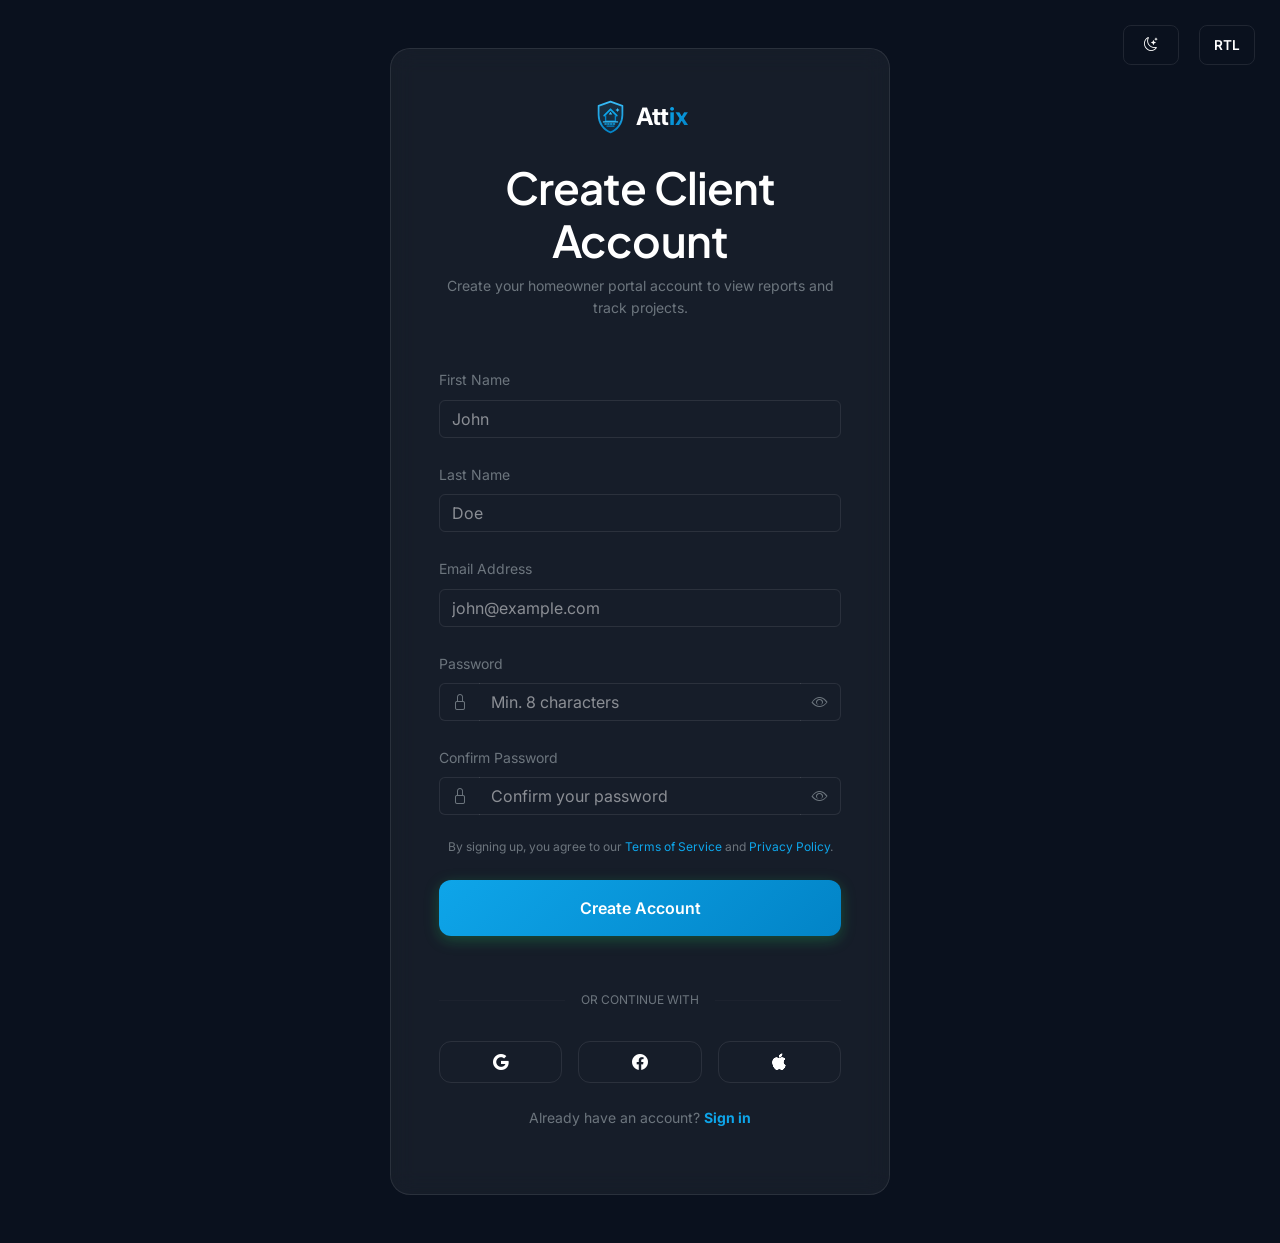
<file: register.html>
<!DOCTYPE html>
<html lang="en">

<head>
    <meta charset="UTF-8">
    <meta name="viewport" content="width=device-width, initial-scale=1.0">
    <title>Register | Attix</title>
    <link rel="icon" type="image/svg+xml" href="assets/images/logo.svg">
    <link href="https://cdn.jsdelivr.net/npm/bootstrap@5.3.0/dist/css/bootstrap.min.css" rel="stylesheet">
    <link rel="stylesheet" href="https://cdn.jsdelivr.net/npm/bootstrap-icons@1.10.5/font/bootstrap-icons.css">
    <link rel="stylesheet" href="assets/css/style.css">
    <link rel="stylesheet" href="assets/css/dark-mode.css">
    <style>
        .auth-container {
            min-height: 100vh;
            position: relative;
        }

        .auth-form-wrapper {
            max-width: 500px;
            width: 100%;
        }

        .top-controls {
            position: fixed;
            top: 25px;
            right: 25px;
            z-index: 9999;
            display: flex;
            align-items: center;
            gap: 20px;
        }

        @media (max-width: 576px) {
            .top-controls {
                position: static;
                justify-content: flex-end;
                padding: 12px 14px 0;
                gap: 12px;
                margin-bottom: 6px;
            }

            .auth-main-col {
                padding: 1.25rem !important;
            }

            .auth-form-wrapper {
                max-width: 100%;
            }

            .auth-form-wrapper .glass-card {
                padding: 2rem 1.25rem !important;
            }

            .signup-create-btn {
                white-space: nowrap;
            }

            .auth-continue-text {
                white-space: nowrap;
            }

            .signup-terms {
                margin: 0 auto;
                max-width: 280px;
                line-height: 1.5;
                text-align: center;
            }
        }
    </style>
</head>

<body class="bg-primary-bg">

    <div class="container-fluid p-0">
        <div class="top-controls">
            <button class="btn btn-outline-custom btn-sm d-flex align-items-center justify-content-center nav-toggle-btn" id="theme-toggle" title="Toggle Theme">
                <i class="bi bi-moon-stars"></i>
            </button>
            <button class="btn btn-outline-custom btn-sm d-flex align-items-center justify-content-center nav-toggle-btn" id="rtl-toggle" title="RTL">
                RTL
            </button>
        </div>

        <div class="row g-0 auth-container">
            <!-- Main Form Column -->
            <div class="col-12 d-flex flex-column align-items-center justify-content-center p-5 auth-main-col">


                <div class="auth-form-wrapper">
                    <div class="glass-card p-5">
                        <div class="text-center mb-4">
                            <a href="index.html"
                                class="navbar-brand d-flex align-items-center justify-content-center mb-3">
                                <img src="assets/images/logo.svg" alt="Attix Logo" height="35" class="me-2" style="width: 35px;">
                                <span class="fw-bold text-white fs-4">Att<span class="text-gradient">ix</span></span>
                            </a>
                        </div>
                        <h2 class="h4 mb-2 text-center">Create Client Account</h2>
                        <p class="text-secondary text-sm text-center mb-5">Create your homeowner portal account to view reports and track projects.</p>

                        <form>
                            <div class="mb-4">
                                <label class="form-label text-secondary text-sm">First Name</label>
                                <input type="text"
                                    class="form-control bg-transparent border-color text-white shadow-none"
                                    placeholder="John">
                            </div>
                            <div class="mb-4">
                                <label class="form-label text-secondary text-sm">Last Name</label>
                                <input type="text"
                                    class="form-control bg-transparent border-color text-white shadow-none"
                                    placeholder="Doe">
                            </div>
                            <div class="mb-4">
                                <label class="form-label text-secondary text-sm">Email Address</label>
                                <input type="email"
                                    class="form-control bg-transparent border-color text-white shadow-none"
                                    placeholder="john@example.com">
                            </div>
                            <div class="mb-4">
                                <label class="form-label text-secondary text-sm">Password</label>
                                <div class="input-group">
                                    <span
                                        class="input-group-text bg-transparent border-color text-secondary border-end-0"><i
                                            class="bi bi-lock"></i></span>
                                    <input type="password"
                                        class="form-control bg-transparent border-color text-white shadow-none border-start-0 border-end-0"
                                        placeholder="Min. 8 characters" id="password">
                                    <span
                                        class="input-group-text bg-transparent border-color text-secondary border-start-0 cursor-pointer toggle-password"
                                        style="cursor: pointer;">
                                        <i class="bi bi-eye"></i>
                                    </span>
                                </div>
                            </div>
                            <div class="mb-4">
                                <label class="form-label text-secondary text-sm">Confirm Password</label>
                                <div class="input-group">
                                    <span
                                        class="input-group-text bg-transparent border-color text-secondary border-end-0"><i
                                            class="bi bi-lock"></i></span>
                                    <input type="password"
                                        class="form-control bg-transparent border-color text-white shadow-none border-start-0 border-end-0"
                                        placeholder="Confirm your password" id="confirm_password">
                                    <span
                                        class="input-group-text bg-transparent border-color text-secondary border-start-0 cursor-pointer toggle-password"
                                        style="cursor: pointer;">
                                        <i class="bi bi-eye"></i>
                                    </span>
                                </div>
                            </div>

                            <div class="mb-4">
                                <p class="text-secondary text-xs text-center signup-terms">
                                    By signing up, you agree to our <a href="#" class="text-primary-accent">Terms of Service</a> and <a href="#" class="text-primary-accent">Privacy Policy</a>.
                                </p>
                            </div>

                            <button type="submit" class="btn btn-primary-custom w-100 py-3 mb-4 signup-create-btn">Create Account</button>

                            <div class="text-center my-4">
                                <div class="d-flex align-items-center">
                                    <hr class="flex-grow-1 border-color">
                                    <span class="px-3 text-secondary text-xs auth-continue-text">OR CONTINUE WITH</span>
                                    <hr class="flex-grow-1 border-color">
                                </div>
                            </div>

                            <div class="row g-3 mb-4">
                                <div class="col-4">
                                    <button type="button" class="btn btn-outline-custom w-100 py-2" title="Google"><i
                                             class="bi bi-google"></i></button>
                                </div>
                                <div class="col-4">
                                    <button type="button" class="btn btn-outline-custom w-100 py-2" title="Facebook"><i
                                             class="bi bi-facebook"></i></button>
                                </div>
                                <div class="col-4">
                                    <button type="button" class="btn btn-outline-custom w-100 py-2" title="Apple"><i
                                             class="bi bi-apple"></i></button>
                                </div>
                            </div>

                            <div class="text-center">
                                <p class="text-secondary text-sm">Already have an account? <a href="login.html"
                                        class="text-primary-accent text-decoration-none fw-bold">Sign in</a></p>
                            </div>
                        </form>
                    </div>
                </div>
            </div>
        </div>
    </div>

    <script src="https://cdn.jsdelivr.net/npm/bootstrap@5.3.0/dist/js/bootstrap.bundle.min.js"></script>
    <script src="assets/js/main.js"></script>
</body>

</html>
</file>
<file: assets/css/style.css>
@import url('https://fonts.googleapis.com/css2?family=Plus+Jakarta+Sans:wght@400;500;600;700;800&family=Inter:wght@400;500;600;700&display=swap');

:root {
    --primary-bg: #0A111E;
    --secondary-bg: #101B2E;
    --card-bg: rgba(255, 255, 255, 0.05);
    --primary-accent: #0EA5E9;
    --secondary-accent: #0284C7;
    --gradient-primary: linear-gradient(135deg, #0EA5E9, #0284C7);
    --text-primary: #FFFFFF;
    --text-secondary: #94A3B8;
    --border-color: rgba(255, 255, 255, 0.09);
    --glow-color: rgba(14, 165, 233, 0.25);
    --success: #10B981;
    --warning: #F59E0B;
    --error: #EF4444;
    --transition: all 0.3s cubic-bezier(0.4, 0, 0.2, 1);
}

* {
    margin: 0;
    padding: 0;
    box-sizing: border-box;
}

body {
    font-size: 16px !important;
    font-family: 'Inter', sans-serif;
    font-weight: 410;
    background-color: var(--primary-bg);
    color: var(--text-primary);
    overflow-x: hidden;
    line-height: 1.6;
}

/* Glassmorphism */
.glass-card {
    background: var(--card-bg);
    backdrop-filter: blur(12px);
    -webkit-backdrop-filter: blur(12px);
    border: 1px solid var(--border-color);
    border-radius: 20px;
    transition: var(--transition);
}

.glass-card:hover {
    border-color: var(--primary-accent);
    box-shadow: 0 0 20px var(--glow-color);
    transform: translateY(-5px);
}

/* Typography Rules */
h1, .h1 {
    font-family: 'Plus Jakarta Sans', sans-serif !important;
    font-size: clamp(2.5rem, 5vw, 3.5rem) !important;
    font-weight: 700 !important;
    letter-spacing: -0.02em;
}

.display-2,
.display-3 {
    font-family: 'Plus Jakarta Sans', sans-serif !important;
    font-size: clamp(1.5rem, 4vw, 2.5rem) !important;
    line-height: 1.15 !important;
    font-weight: 700 !important;
}

h2, .h2 {
    font-family: 'Plus Jakarta Sans', sans-serif !important;
    font-size: clamp(2rem, 4vw, 2.75rem) !important;
    font-weight: 700 !important;
    letter-spacing: -0.02em;
}

h3, .h3 {
    font-family: 'Plus Jakarta Sans', sans-serif !important;
    font-size: clamp(1.5rem, 3vw, 2rem) !important;
    font-weight: 600 !important;
    letter-spacing: -0.01em;
}

h4, h5, h6, .h4, .h5, .h6 {
    font-family: 'Plus Jakarta Sans', sans-serif !important;
    font-weight: 600 !important;
}

.text-gradient {
    background: var(--gradient-primary);
    -webkit-background-clip: text;
    background-clip: text;
    -webkit-text-fill-color: transparent;
}

/* Buttons */
.btn-primary-custom {
    background: var(--gradient-primary);
    border: none;
    color: #ffffff !important;
    padding: 12px 28px;
    border-radius: 12px;
    font-weight: 600;
    transition: var(--transition);
    box-shadow: 0 4px 15px rgba(34, 197, 94, 0.3);
}

.btn-primary-custom:hover {
    transform: translateY(-2px);
    box-shadow: 0 6px 20px rgba(34, 197, 94, 0.5);
    color: #ffffff !important;
}

.btn-outline-custom {
    background: transparent;
    border: 1px solid var(--border-color);
    color: var(--text-primary);
    padding: 12px 28px;
    border-radius: 12px;
    font-weight: 600;
    transition: var(--transition);
}

.btn-outline-custom:hover {
    background: #0284C7;
    border-color: #0284C7;
    color: #ffffff !important;
    font-weight: 600;
}

.btn-primary-custom.btn-sm,
.btn-outline-custom.btn-sm {
    padding: 6px 16px !important;
    font-size: 0.85rem !important;
    border-radius: 8px !important;
}

/* Header Buttons & Icons: Equal Height Alignment */
.navbar-custom .btn {
    height: 40px !important;
    min-height: 40px !important;
    display: inline-flex !important;
    align-items: center !important;
    justify-content: center !important;
    padding: 8px 16px !important;
    font-weight: 600;
}

.nav-toggle-btn {
    width: 56px !important;
    min-width: 56px !important;
    height: 40px !important;
    min-height: 40px !important;
    padding: 8px 10px !important;
    display: inline-flex !important;
    align-items: center !important;
    justify-content: center !important;
    gap: 0;
}

/* Navbar - Fixed on all pages & views while scrolling */
.navbar-custom {
    position: fixed !important;
    top: 0 !important;
    left: 0 !important;
    right: 0 !important;
    width: 100% !important;
    z-index: 1050 !important;
    background: rgba(15, 23, 42, 0.92);
    backdrop-filter: blur(16px);
    -webkit-backdrop-filter: blur(16px);
    border-bottom: 1px solid var(--border-color);
    padding: 15px 0;
    transition: var(--transition);
}

body.has-fixed-navbar,
body:has(.navbar-custom) {
    padding-top: 76px !important;
}

@media (max-width: 575.98px) {
    body.has-fixed-navbar,
    body:has(.navbar-custom) {
        padding-top: 72px !important;
    }
}

.navbar-brand img {
    height: 40px;
}

.nav-link {
    color: var(--text-secondary) !important;
    font-weight: 500;
    margin: 0 4px;
    font-size: 0.92rem;
    transition: var(--transition);
    position: relative;
    padding-bottom: 6px !important;
}

.nav-link::after {
    content: '';
    position: absolute;
    bottom: 0;
    left: 0;
    width: 100%;
    height: 2px;
    background-color: var(--primary-accent);
    transform: scaleX(0);
    transition: transform 0.3s ease;
    transform-origin: right;
}

.nav-link:hover::after,
.nav-link.active::after {
    transform: scaleX(1);
    transform-origin: left;
}

.nav-link:hover,
.nav-link.active {
    color: var(--primary-accent) !important;
}

@media (min-width: 1200px) {
    .navbar-custom .navbar-collapse {
        align-items: center;
    }

    .navbar-custom .navbar-nav .nav-item {
        flex-shrink: 0;
    }

    .navbar-custom .navbar-nav .nav-link {
        white-space: nowrap;
    }
}

@media (max-width: 1199.98px) {
    .navbar-custom {
        z-index: 1050 !important;
    }
    
    .navbar-custom .navbar-brand,
    .navbar-custom .navbar-toggler {
        position: relative;
        z-index: 1060 !important;
    }

    .navbar-custom .navbar-collapse {
        position: fixed !important;
        top: 0;
        left: 0;
        width: 100vw !important;
        height: 100vh !important;
        background: var(--primary-bg) !important;
        z-index: 1050 !important;
        padding: 100px 24px 40px !important;
        margin: 0 !important;
        border: none !important;
        border-radius: 0 !important;
        display: flex !important;
        flex-direction: column !important;
        align-items: center !important;
        justify-content: center !important;
        overflow-y: auto !important;
        opacity: 0;
        visibility: hidden;
        transition: opacity 0.3s ease, visibility 0.3s ease !important;
    }

    .navbar-custom .navbar-collapse.collapsing {
        height: 100vh !important;
        display: flex !important;
        opacity: 0;
        visibility: visible !important;
        transition: opacity 0.3s ease !important;
    }

    .navbar-custom .navbar-collapse.show {
        opacity: 1 !important;
        visibility: visible !important;
    }
    
    .navbar-custom .navbar-collapse:not(.show):not(.collapsing) {
        display: none !important;
    }

    .navbar-custom .navbar-nav {
        text-align: center;
        margin-bottom: 30px !important;
        width: 100%;
        display: flex;
        flex-direction: column;
        align-items: center;
        gap: 15px !important;
    }

    .navbar-custom .navbar-nav .nav-link {
        font-size: 1.5rem !important;
        padding: 8px 0 !important;
        margin: 0 !important;
    }

    .navbar-custom .navbar-collapse > .d-flex.align-items-center.gap-3 {
        justify-content: center !important;
        width: 100% !important;
        flex-direction: row !important;
        flex-wrap: wrap !important;
        gap: 15px !important;
    }
}

.back-to-top {
    position: fixed;
    right: 24px;
    bottom: 24px;
    width: 46px;
    height: 46px;
    border: 1px solid var(--border-color);
    border-radius: 12px;
    background: rgba(30, 41, 59, 0.9);
    color: #f8fafc;
    display: inline-flex;
    align-items: center;
    justify-content: center;
    cursor: pointer;
    z-index: 999;
    opacity: 0;
    visibility: hidden;
    transform: translateY(8px);
    transition: var(--transition);
}

.back-to-top i {
    color: inherit;
    font-size: 20px;
    line-height: 1;
}

.back-to-top:hover {
    border-color: var(--primary-accent);
    color: var(--primary-accent);
    background: rgba(30, 41, 59, 1);
}

.back-to-top.show {
    opacity: 1;
    visibility: visible;
    transform: translateY(0);
}

/* Hero Section */
.hero-section {
    padding: 36px 0;
    position: relative;
    overflow: hidden;
}

@media (min-width: 992px) {
    .hero-section {
        min-height: calc(100vh - 71px);
        display: flex;
        flex-direction: column;
        justify-content: center;
        padding: 15px 0 25px;
    }

    .hero-section > .container {
        width: 100%;
    }
}

[dir="rtl"] .hero-section {
    text-align: right !important;
}

@media (min-width: 992px) {
    [dir="rtl"] .hero-section .text-lg-start {
        text-align: right !important;
    }
    [dir="rtl"] .hero-section .justify-content-lg-start {
        justify-content: flex-start !important;
    }
[dir="rtl"] .hero-section .pe-lg-5 {
        padding-right: 0 !important;
        padding-left: 3rem !important;
    }
}

[dir="rtl"] #featured-guide {
    direction: rtl;
    text-align: right;
}

.hero-section-alt {
    position: relative;
    overflow: hidden;
}

.hero-glow {
    position: absolute;
    top: -10%;
    right: -10%;
    width: 600px;
    height: 600px;
    background: radial-gradient(circle, rgba(34, 197, 94, 0.15) 0%, rgba(21, 128, 61, 0.05) 50%, transparent 100%);
    filter: blur(80px);
    z-index: -1;
}

.hero-mockup-wrapper {
    position: relative;
    z-index: 1;
}

.hero-mockup-wrapper img {
    width: 100%;
    border-radius: 30px;
    border: 1px solid var(--border-color);
    box-shadow: 0 30px 60px rgba(0, 0, 0, 0.5);
}

.premium-brand-img {
    width: 100%;
    aspect-ratio: 16 / 9;
    object-fit: cover;
    display: block;
}

/* Animations */
@keyframes float {
    0% {
        transform: translateY(0px);
    }

    50% {
        transform: translateY(-20px);
    }

    100% {
        transform: translateY(0px);
    }
}

.float-animation {
    animation: float 6s ease-in-out infinite;
}

.float-animation-reverse {
    animation: float-reverse 7s ease-in-out infinite;
}

.float-slow {
    animation: float 9s ease-in-out infinite;
}

@keyframes float-reverse {
    0% {
        transform: translateY(0px);
    }
    50% {
        transform: translateY(18px);
    }
    100% {
        transform: translateY(0px);
    }
}

@keyframes pulse-soft {
    0% {
        transform: scale(1);
        box-shadow: 0 0 0 0 rgba(14, 165, 233, 0.4);
    }
    70% {
        transform: scale(1.03);
        box-shadow: 0 0 0 14px rgba(14, 165, 233, 0);
    }
    100% {
        transform: scale(1);
        box-shadow: 0 0 0 0 rgba(14, 165, 233, 0);
    }
}

@keyframes pulse-indicator-glow {
    0% {
        box-shadow: 0 0 0 0 rgba(34, 197, 94, 0.7);
    }
    70% {
        box-shadow: 0 0 0 8px rgba(34, 197, 94, 0);
    }
    100% {
        box-shadow: 0 0 0 0 rgba(34, 197, 94, 0);
    }
}

.pulse-indicator {
    width: 10px;
    height: 10px;
    border-radius: 50%;
    background-color: #22c55e;
    display: inline-block;
    animation: pulse-indicator-glow 2s infinite;
}

.hero-floating-badge {
    background: rgba(16, 27, 46, 0.88);
    backdrop-filter: blur(14px);
    -webkit-backdrop-filter: blur(14px);
    border: 1px solid rgba(14, 165, 233, 0.28);
    box-shadow: 0 20px 40px rgba(0, 0, 0, 0.45);
    border-radius: 14px;
    padding: 12px 18px;
    position: absolute;
    z-index: 2;
    transition: var(--transition);
}

body.light-theme .hero-floating-badge {
    background: rgba(255, 255, 255, 0.92);
    border: 1px solid rgba(14, 165, 233, 0.25);
    box-shadow: 0 20px 40px rgba(14, 165, 233, 0.12);
}

.hero-img-container {
    position: relative;
    border-radius: 24px;
    overflow: visible;
}

.hero-img-container .main-hero-img {
    border-radius: 24px;
    border: 1px solid var(--border-color);
    box-shadow: 0 25px 50px -12px rgba(0, 0, 0, 0.6);
    width: 100%;
    height: 390px;
    max-height: clamp(280px, 42vh, 410px);
    object-fit: cover;
}

.badge-pos-top-right {
    top: -12px;
    right: -12px;
}

.badge-pos-bottom-left {
    bottom: 14px;
    left: -15px;
}

.badge-pos-top-left {
    top: -20px;
    left: -20px;
}

.badge-pos-bottom-right {
    bottom: -20px;
    right: -20px;
}

@media (max-width: 767px) {
    .badge-pos-top-right,
    .badge-pos-bottom-left,
    .badge-pos-top-left,
    .badge-pos-bottom-right {
        position: static;
        margin-top: 15px;
        display: inline-block;
        width: 100%;
    }
}


/* Status Badges */
.status-badge {
    padding: 5px 12px;
    border-radius: 20px;
    font-size: 0.8rem;
    font-weight: 600;
}

.status-active {
    background: rgba(34, 197, 94, 0.1);
    color: var(--success);
}

.status-paused {
    background: rgba(245, 158, 11, 0.1);
    color: var(--warning);
}

@media (min-width: 992px) {
    [dir="rtl"] .contact-info-card {
        flex-direction: row-reverse !important;
    }

    [dir="rtl"] .contact-info-card .bg-primary-accent {
        margin-left: 0 !important;
        margin-right: 1rem !important;
    }
}

.contact-info-card {
    min-width: 0;
}

.contact-info-card > div:last-child {
    min-width: 0;
}

.contact-info-card .bg-primary-accent {
    display: inline-flex;
    align-items: center;
    justify-content: center;
    flex-shrink: 0;
}

.contact-info-card .bg-primary-accent i {
    line-height: 1;
    display: block;
}

.contact-email-text {
    font-size: clamp(0.82rem, 1.35vw, 1rem);
    word-break: break-word;
    overflow-wrap: anywhere;
}




.max-w-600 {
    max-width: 600px;
}

.text-sm {
    font-size: 0.875rem;
}

.text-xs {
    font-size: 0.75rem !important;
    line-height: 1.4;
}

.bg-secondary-bg {
    background-color: var(--secondary-bg);
}

.border-color {
    border-color: var(--border-color) !important;
}

.text-primary-accent {
    color: var(--primary-accent) !important;
}

/* Form Controls Visibility */
.form-control,
.form-select {
    color: var(--text-primary) !important;
}

.form-control::placeholder {
    color: rgba(255, 255, 255, 0.5) !important;
    opacity: 1 !important;
}

.form-control:focus,
.form-select:focus {
    color: var(--text-primary) !important;
    border-color: var(--primary-accent) !important;
    background-color: rgba(255, 255, 255, 0.02) !important;
    outline-color: var(--primary-accent) !important;
    box-shadow: 0 0 0 0.25rem var(--glow-color) !important;
}

.input-group-text {
    background-color: transparent;
    border-color: var(--border-color);
    color: var(--text-secondary);
}

/* Footer Styles: Link Hover & Spacing Fix */
footer {
    padding-top: 3rem !important;
    padding-bottom: 1rem !important;
}

footer .container {
    padding-top: 3rem !important;
    padding-bottom: 0 !important;
}

footer p {
    margin-bottom: 0 !important;
}

footer a.text-secondary:not(.social-links a) {
    transition: var(--transition);
    display: inline-block;
}

footer a.text-secondary:not(.social-links a):hover {
    color: var(--primary-accent) !important;
    transform: translateX(5px);
}

body.light-theme footer a.text-secondary:not(.social-links a):hover {
    color: var(--secondary-accent) !important;
    transform: translateX(5px);
}

@media (min-width: 768px) {
    .story-quote {
        min-height: 195px;
    }
    .client-name {
        min-height: 30px;
        line-height: 1.3;
    }
    .client-role {
        min-height: 42px;
        line-height: 1.4;
    }
}

/* Custom primary brand color overrides */
.bg-primary-accent {
    background-color: var(--primary-accent) !important;
}
.border-primary-accent {
    border-color: var(--primary-accent) !important;
}
a {
    color: var(--primary-accent);
    text-decoration: none;
    transition: var(--transition);
}
a:hover {
    color: var(--secondary-accent);
    text-decoration: none !important;
}
a.text-primary-accent:hover {
    color: var(--secondary-accent) !important;
    text-decoration: none !important;
    opacity: 0.9;
}
mark {
    background-color: rgba(34, 197, 94, 0.2);
    color: var(--text-primary);
}
u {
    text-decoration-color: var(--primary-accent);
}

/* Unique layout helper classes */
.section-title {
    font-size: clamp(1.75rem, 4vw, 2.5rem) !important;
    line-height: 1.25 !important;
}

.hover-effect {
    transition: var(--transition);
}
.hover-effect:hover {
    transform: translateY(-5px);
    box-shadow: 0 10px 25px rgba(34, 197, 94, 0.15) !important;
    border-color: var(--primary-accent) !important;
}
.max-w-700 {
    max-width: 700px;
}

.hero-title {
    font-size: clamp(1.9rem, 3.2vw, 2.85rem) !important;
    line-height: 1.15 !important;
    font-weight: 650 !important;
}

.portfolio-card-equal {
    height: 100%;
    display: flex;
    flex-direction: column;
}

.portfolio-card-equal p.text-secondary {
    flex-grow: 1;
}

/* Revolutionary Features RTL Alignment */
[dir="rtl"] #revolutionary-features {
    text-align: right !important;
}

[dir="rtl"] #revolutionary-features .feature-icon {
    margin-right: 0 !important;
    margin-left: 1.5rem !important;
}

[dir="rtl"] #revolutionary-features li i {
    margin-right: 0 !important;
    margin-left: 0.5rem !important;
}

/* Weekly Box Preview RTL Alignment */
[dir="rtl"] #box-preview {
    text-align: right !important;
}

[dir="rtl"] #box-preview .badge {
    margin-right: 0 !important;
    margin-left: 1rem !important;
}

/* Pricing Plans RTL Alignment */
[dir="rtl"] #pricing-plans {
    text-align: right !important;
}

[dir="rtl"] #pricing-plans li i {
    margin-right: 0 !important;
    margin-left: 0.5rem !important;
}

/* Pricing FAQ RTL Alignment and Dark Theme Visibility */
#faqAccordion .accordion-button,
#pricingFaqAccordion .accordion-button,
.accordion .accordion-button {
    color: var(--text-primary) !important;
}

#faqAccordion .accordion-body,
#pricingFaqAccordion .accordion-body,
.accordion .accordion-body {
    color: var(--text-secondary) !important;
}

[dir="rtl"] #faqAccordion,
[dir="rtl"] #pricingFaqAccordion,
[dir="rtl"] .accordion {
    direction: rtl;
}

[dir="rtl"] #faqAccordion .accordion-button,
[dir="rtl"] #pricingFaqAccordion .accordion-button,
[dir="rtl"] .accordion .accordion-button {
    text-align: right;
}

body:not(.light-theme) #faqAccordion .accordion-button::after,
body:not(.light-theme) #pricingFaqAccordion .accordion-button::after,
body:not(.light-theme) .accordion-button::after {
    filter: brightness(0) invert(1) !important;
}

body.light-theme #faqAccordion .accordion-button::after,
body.light-theme #pricingFaqAccordion .accordion-button::after,
body.light-theme .accordion-button::after {
    filter: none !important;
}

/* Produce Page: Our Growing Process RTL Alignment */
[dir="rtl"] #growing-process {
    text-align: right !important;
}

[dir="rtl"] #growing-process .process-step-number {
    margin-right: 0 !important;
    margin-left: 1.5rem !important;
}

/* Produce Page: Testimonials RTL Alignment */
[dir="rtl"] #testimonials {
    text-align: right !important;
}

@media (min-width: 992px) {
    [dir="rtl"] #testimonials .testimonial-header {
        align-items: flex-start !important;
    }
    
    [dir="rtl"] #testimonials .testimonial-meta {
        text-align: right !important;
    }
}

/* Social Links in Footer - Consistent Spacing & Sizing */
.social-links {
    display: flex;
    align-items: center;
    gap: 12px !important;
    flex-wrap: wrap;
}

.social-links a,
footer .social-links a {
    width: 42px !important;
    height: 42px !important;
    min-width: 42px !important;
    min-height: 42px !important;
    display: inline-flex !important;
    align-items: center !important;
    justify-content: center !important;
    border-radius: 12px;
    background: var(--card-bg);
    border: 1px solid var(--border-color);
    color: var(--text-secondary) !important;
    font-size: 1.25rem !important;
    line-height: 1 !important;
    padding: 0 !important;
    margin: 0 !important;
    transition: var(--transition);
    text-decoration: none;
    box-sizing: border-box;
}

.social-links a i,
footer .social-links a i {
    display: inline-flex !important;
    align-items: center !important;
    justify-content: center !important;
    line-height: 1 !important;
    vertical-align: 0 !important;
    margin: 0 !important;
    padding: 0 !important;
}

.social-links a:hover,
footer .social-links a:hover {
    color: #ffffff !important;
    background: var(--gradient-primary) !important;
    border-color: transparent !important;
    transform: translateY(-3px) !important;
    box-shadow: 0 4px 15px var(--glow-color);
}

body.light-theme .social-links a,
body.light-theme footer .social-links a {
    background: #f1f5f9;
    border-color: rgba(0, 0, 0, 0.08);
    color: #475569 !important;
}

body.light-theme .social-links a:hover,
body.light-theme footer .social-links a:hover {
    color: #ffffff !important;
    background: var(--gradient-primary) !important;
    transform: translateY(-3px) !important;
}

/* Quick Needs & Solution Matrix Alignment */
@media (min-width: 768px) {
    .solution-card-meta {
        min-height: 38px;
    }
    .solution-card-title {
        min-height: 84px;
        align-items: flex-start !important;
    }
    .solution-card-title h4 {
        line-height: 1.25;
    }
    .solution-card-title i {
        line-height: 1;
        margin-top: 2px;
    }
    .solution-card-symptom {
        min-height: 94px;
    }
    .solution-card-solution {
        min-height: 75px;
    }
}

@media (min-width: 992px) and (max-width: 1199px) {
    .solution-card {
        padding-left: 1rem !important;
        padding-right: 1rem !important;
    }
}

.solution-finder-btn,
.btn-outline-custom.btn-sm.solution-finder-btn {
    height: 48px !important;
    min-height: 48px !important;
    display: inline-flex !important;
    align-items: center !important;
    justify-content: center !important;
    font-size: 0.78rem !important;
    line-height: 1.25 !important;
    padding: 6px 8px !important;
    white-space: normal !important;
    font-weight: 600;
    text-align: center;
}

.solution-finder-btn:hover,
body.light-theme .solution-finder-btn:hover {
    background: #0369a1 !important;
    border-color: #0369a1 !important;
    color: #ffffff !important;
    font-weight: 700 !important;
    box-shadow: 0 4px 16px rgba(3, 105, 161, 0.4) !important;
    transform: translateY(-2px);
}

/* Additional Home Protection Services Heading Alignment */
.protection-card-title {
    line-height: 1.3;
}

@media (min-width: 768px) {
    .protection-card-title {
        min-height: 52px;
    }
}

/* Cleaning & Decontamination Process Heading Baseline Alignment */
.process-step-title {
    line-height: 1.3;
}

@media (min-width: 768px) {
    .process-step-title {
        min-height: 52px;
    }
}

/* Clinical Decontamination Capabilities Heading Baseline Alignment */
.capability-card-title {
    line-height: 1.35;
}

@media (min-width: 992px) {
    .capability-card-title {
        min-height: 2.7em;
    }
}

/* Pricing Plan Headings Baseline Alignment */
.pricing-plan-title {
    line-height: 1.35;
}

@media (min-width: 992px) {
    .pricing-plan-title {
        min-height: 2.7em;
    }
}

/* Pricing Package CTA Buttons Single Line & Responsive Padding */
.pricing-cta-btn {
    white-space: nowrap !important;
    padding-left: 14px !important;
    padding-right: 14px !important;
}

@media (max-width: 1199px) {
    .pricing-package-card {
        padding: 2.25rem 1.5rem !important;
    }
}

/* Services Quick Needs & Timeline Matrix Heading Baseline Alignment */
.symptom-card-title {
    line-height: 1.35;
}

@media (min-width: 768px) {
    .symptom-card-title {
        min-height: 2.7em;
    }
}

/* Mobile & Responsive CTA Buttons Single Line */
.hero-cta-btn,
.cta-btn-nowrap {
    white-space: nowrap !important;
}

@media (max-width: 575.98px) {
    .hero-cta-btn,
    .cta-btn-nowrap,
    header .btn-lg,
    .glass-card .btn-lg {
        font-size: 0.95rem !important;
        padding-left: 14px !important;
        padding-right: 14px !important;
        white-space: nowrap !important;
    }
}

/* About Page Trust Proof Metric Cards Alignment */
.stat-proof-card {
    height: 100%;
}

.stat-proof-title {
    line-height: 1.3;
    min-height: 2.6em;
    display: flex;
    align-items: center;
    justify-content: center;
}

.stat-proof-subtext {
    line-height: 1.3;
    min-height: 2.6em;
    display: flex;
    align-items: flex-start;
    justify-content: center;
}

@media (max-width: 575.98px) {
    .stat-proof-title {
        min-height: 2.8em;
        font-size: 0.82rem;
    }
    .stat-proof-subtext {
        min-height: 3.4em;
        font-size: 0.72rem;
    }
}

/* Home2 Capability Cards Mobile Arrangement & Alignment */
@media (max-width: 575.98px) {
    #revolutionary-features .glass-card {
        padding: 1.35rem 1.25rem !important;
    }

    #revolutionary-features .capability-card-inner {
        flex-direction: column !important;
    }

    #revolutionary-features .capability-card-inner .feature-icon {
        margin-bottom: 1rem !important;
        margin-right: 0 !important;
    }

    #revolutionary-features .capability-card-title {
        font-size: 1.25rem !important;
        margin-bottom: 0.65rem !important;
    }

    #revolutionary-features .capability-card-inner p {
        font-size: 0.9rem !important;
        line-height: 1.55 !important;
        margin-bottom: 1rem !important;
    }
}
</file>
<file: assets/css/dark-mode.css>
/* Light Mode Overrides for Attix */

body.light-theme {
    --primary-bg: #F8FAFC;
    --secondary-bg: #ffffff;
    --card-bg: #ffffff;
    --text-primary: #0F172A;
    --text-secondary: #475569;
    --border-color: rgba(0, 0, 0, 0.08);
    background-color: var(--primary-bg);
    color: var(--text-primary);
}

/* Navbar Light Theme */
body.light-theme .navbar-custom {
    background: rgba(248, 250, 252, 0.85);
    backdrop-filter: blur(15px);
    border-bottom: 1px solid rgba(0, 0, 0, 0.05);
}

body.light-theme .nav-link {
    color: #475569 !important;
}

body.light-theme .nav-link:hover,
body.light-theme .nav-link.active {
    color: var(--secondary-accent) !important;
}

body.light-theme .nav-link::after {
    background-color: var(--secondary-accent) !important;
}

body.light-theme .navbar-brand .text-white {
    color: #0F172A !important;
}

/* Sections & Typography */
body.light-theme .bg-secondary-bg {
    background-color: #ffffff;
}

body.light-theme .text-secondary {
    color: #475569 !important;
}

body.light-theme .text-white {
    color: #0F172A !important;
}

body.light-theme .display-3,
body.light-theme .display-5,
body.light-theme .h1,
body.light-theme .h2,
body.light-theme .h3,
body.light-theme .h4,
body.light-theme .h5 {
    color: #0F172A;
}

body.light-theme .hero-ai-enhanced-badge {
    background-color: var(--secondary-accent) !important;
    color: #ffffff !important;
}

/* Cards */
body.light-theme .glass-card {
    background: #ffffff;
    border-color: rgba(0, 0, 0, 0.08);
    box-shadow: 0 10px 40px rgba(0, 0, 0, 0.04);
}

body.light-theme .glass-card:hover {
    border-color: var(--secondary-accent);
}

/* Tables */
body.light-theme .table-dark {
    --bs-table-bg: transparent;
    color: #0F172A;
}

/* Form Controls */
body.light-theme .form-control,
body.light-theme .form-select {
    border-color: rgba(0, 0, 0, 0.2) !important;
    color: #0F172A !important;
}

body.light-theme .form-control::placeholder {
    color: #64748b !important;
}

body.light-theme .input-group-text {
    border-color: rgba(0, 0, 0, 0.2) !important;
    color: #475569 !important;
}

/* Auth Pages Specific */
body.light-theme .auth-image {
    filter: grayscale(0.2) brightness(1.1);
}

/* Footer */
body.light-theme footer {
    border-top: 1px solid rgba(0, 0, 0, 0.05);
}

body.light-theme footer .text-secondary {
    color: #64748b !important;
}

body.light-theme footer a {
    transition: color 0.3s ease, transform 0.3s ease;
}

body.light-theme footer a:not(.btn):not(.social-links a):hover {
    color: var(--secondary-accent) !important;
}

body.light-theme footer .social-links a:hover {
    transform: translateY(-3px) !important;
    color: #ffffff !important;
    background: var(--gradient-primary) !important;
}

body.light-theme .border-color {
    border-color: rgba(0, 0, 0, 0.08) !important;
}

/* Navbar Toggler Fix */
body.light-theme .navbar-toggler,
body.light-theme .navbar-toggler i {
    color: #0F172A !important;
    opacity: 1 !important;
    box-shadow: none !important;
    outline: none !important;
}

/* Mobile/Tablet Menu Fix */
@media (max-width: 1199.98px) {
    body.light-theme .navbar-custom .navbar-collapse {
        background: rgba(248, 250, 252, 0.98) !important;
    }
}

/* Buttons */
body.light-theme .btn-primary-custom,
body.light-theme .btn-primary-custom:hover,
body.light-theme .btn-primary-custom:focus,
body.light-theme .btn-primary-custom:active,
body.light-theme footer .btn-primary-custom,
body.light-theme footer .btn-primary-custom:hover,
body.light-theme footer .btn-primary-custom:focus,
body.light-theme footer .btn-primary-custom:active {
    color: #ffffff !important;
}

body.light-theme .btn-outline-custom {
    color: var(--secondary-accent) !important;
    border: 1.5px solid var(--primary-accent) !important;
    background: rgba(14, 165, 233, 0.05);
    transition: var(--transition);
}

body.light-theme .btn-outline-custom:hover {
    background: #0369a1 !important;
    border-color: #0369a1 !important;
    color: #ffffff !important;
    font-weight: 700 !important;
    box-shadow: 0 6px 20px rgba(3, 105, 161, 0.35) !important;
    transform: translateY(-2px);
}

body.light-theme .btn-outline-custom:focus,
body.light-theme .btn-outline-custom:active {
    background: #0369a1 !important;
    border-color: #0369a1 !important;
    color: #ffffff !important;
    font-weight: 700 !important;
    box-shadow: 0 0 0 0.25rem rgba(3, 105, 161, 0.25) !important;
}
</file>
